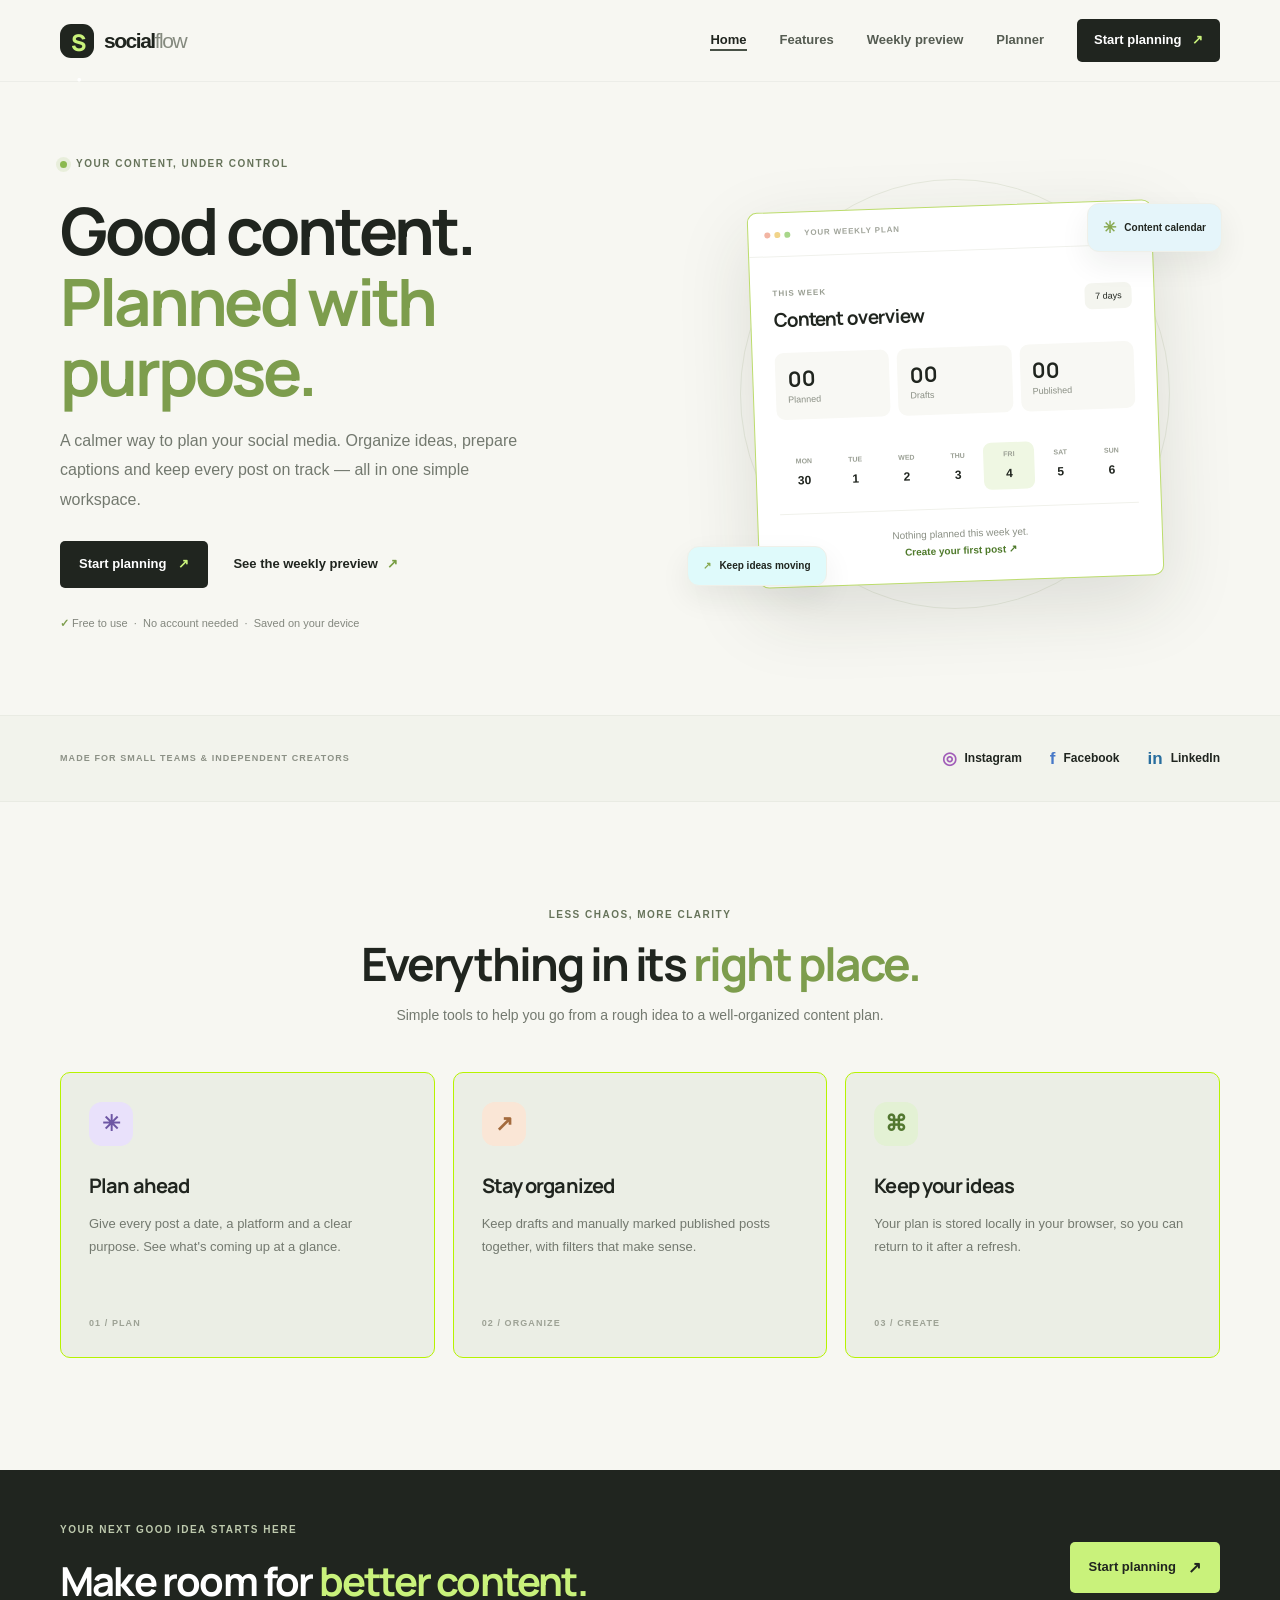
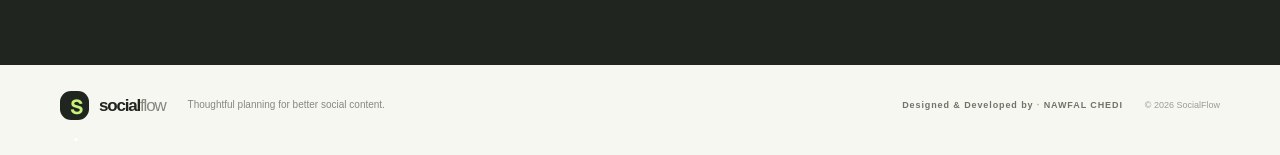
<file: index.html>
<!DOCTYPE html>
<html lang="en">
<head>
  <meta charset="UTF-8" />
  <meta name="viewport" content="width=device-width, initial-scale=1.0" />
  <meta name="theme-color" content="#f7f7f2" />
  <meta name="description" content="Plan, organize and manage your social media content in one simple workspace." />
  <title>SocialFlow — Social Media Content Planner</title>
  <link rel="preconnect" href="https://fonts.googleapis.com" />
  <link rel="preconnect" href="https://fonts.gstatic.com" crossorigin />
  <link href="https://fonts.googleapis.com/css2?family=DM+Sans:wght@400;500;600;700&family=Manrope:wght@400;500;600;700;800&display=swap" rel="stylesheet" />
  <link rel="stylesheet" href="pibluc/css/styles.css" />
  <script src="pibluc/js/common.js" defer></script>
  <script src="pibluc/js/home.js" defer></script>
</head>
<body>
  <header class="site-header">
    <a class="brand" href="index.html" aria-label="SocialFlow home">
      <span class="brand-mark">S<span>·</span></span>
      <span>social<span class="brand-light">flow</span></span>
    </a>

    <button class="menu-toggle" id="menuToggle" aria-label="Open navigation" aria-expanded="false" aria-controls="navigation">
      <span></span><span></span><span></span>
    </button>

    <nav class="navigation" id="navigation" aria-label="Main">
      <a class="borderBelow" href="index.html" aria-current="page">Home</a>
      <a class="borderBelow" href="index.html#features">Features</a>
      <a class="borderBelow" href="weekly.html">Weekly preview</a>
      <a class="borderBelow" href="planner.html">Planner</a>
      <a class="nav-cta" href="planner.html">Start planning <span>↗</span></a>
    </nav>
  </header>

  <main>
    <section class="hero section-shell" id="home">
      <div class="hero-copy">
        <div class="eyebrow"><span class="live-dot"></span> YOUR CONTENT, UNDER CONTROL</div>
        <h1>Good content.<br /> <span>Planned with purpose.</span></h1>
        <p class="hero-description">
          A calmer way to plan your social media. Organize ideas, prepare captions
          and keep every post on track — all in one simple workspace.
        </p>
        <div class="hero-actions">
          <a class="button button-primary" href="planner.html">Start planning <span>↗</span></a>
          <a class="text-link" href="weekly.html">See the weekly preview <span>↗</span></a>
        </div>
        <div class="hero-note"><span>✓</span> Free to use &nbsp;·&nbsp; No account needed &nbsp;·&nbsp; Saved on your device</div>
      </div>

      <div class="hero-visual" aria-label="Your current week at a glance">
        <div class="visual-orbit orbit-one"></div>
        <div class="visual-orbit orbit-two"></div>
        <div class="floating-tag tag-top"><span class="tag-icon">✳</span> Content calendar</div>

        <div class="preview-window">
          <div class="window-top">
            <div class="window-dots"><i></i><i></i><i></i></div>
            <span>YOUR WEEKLY PLAN</span>
            <span class="window-menu">•••</span>
          </div>
          <div class="window-content">
            <div class="mini-heading">
              <div><small>THIS WEEK</small><h3>Content overview</h3></div>
              <span class="week-chip">7 days</span>
            </div>
            <div class="mini-stats">
              <div><strong id="heroPlanned">00</strong><small>Planned</small></div>
              <div><strong id="heroDrafts">00</strong><small>Drafts</small></div>
              <div><strong id="heroPublished">00</strong><small>Published</small></div>
            </div>
            <div class="mini-calendar" id="heroCalendar" aria-label="Days of this week"></div>
            <div id="heroPosts"></div>
          </div>
        </div>
        <div class="floating-tag tag-bottom"><span>↗</span> Keep ideas moving</div>
      </div>
    </section>

    <section class="trust-strip">
      <div class="section-shell trust-inner">
        <span>MADE FOR SMALL TEAMS & INDEPENDENT CREATORS</span>
        <div class="platform-logos">
          <span><b class="instagram-symbol">◎</b> Instagram</span>
          <span><b class="facebook-symbol">f</b> Facebook</span>
          <span><b class="linkedin-symbol">in</b> LinkedIn</span>
        </div>
      </div>
    </section>

    <section class="features section-shell" id="features">
      <div class="section-heading">
        <div class="eyebrow">LESS CHAOS, MORE CLARITY</div>
        <h2>Everything in its <span>right place.</span></h2>
        <p>Simple tools to help you go from a rough idea to a well-organized content plan.</p>
      </div>
      <div class="feature-grid">
        <article class="feature-card">
          <div class="feature-icon icon-lilac">✳</div>
          <h3>Plan ahead</h3>
          <p>Give every post a date, a platform and a clear purpose. See what's coming up at a glance.</p>
          <span class="feature-number">01 / PLAN</span>
        </article>
        <article class="feature-card">
          <div class="feature-icon icon-peach">↗</div>
          <h3>Stay organized</h3>
          <p>Keep drafts and manually marked published posts together, with filters that make sense.</p>
          <span class="feature-number">02 / ORGANIZE</span>
        </article>
        <article class="feature-card">
          <div class="feature-icon icon-mint">⌘</div>
          <h3>Keep your ideas</h3>
          <p>Your plan is stored locally in your browser, so you can return to it after a refresh.</p>
          <span class="feature-number">03 / CREATE</span>
        </article>
      </div>
    </section>

    <section class="closing-cta">
      <div class="section-shell closing-inner">
        <div><div class="eyebrow">YOUR NEXT GOOD IDEA STARTS HERE</div><h2>Make room for <span>better content.</span></h2></div>
        <a href="planner.html" class="button button-light">Start planning <span>↗</span></a>
      </div>
    </section>
  </main>

  <footer class="site-footer">
    <div class="section-shell footer-inner">
      <a class="brand footer-brand" href="index.html"><span class="brand-mark">S<span>·</span></span><span>social<span class="brand-light">flow</span></span></a>
      <p>Thoughtful planning for better social content.</p>
      <span class="footer-credit">Designed & Developed by <span>·</span> NAWFAL CHEDI</span>
      <span class="copyright">© <span id="currentYear"></span> SocialFlow</span>
    </div>
  </footer>

  <div class="toast" id="toast" role="status" aria-live="polite"></div>
</body>
</html>
</file>
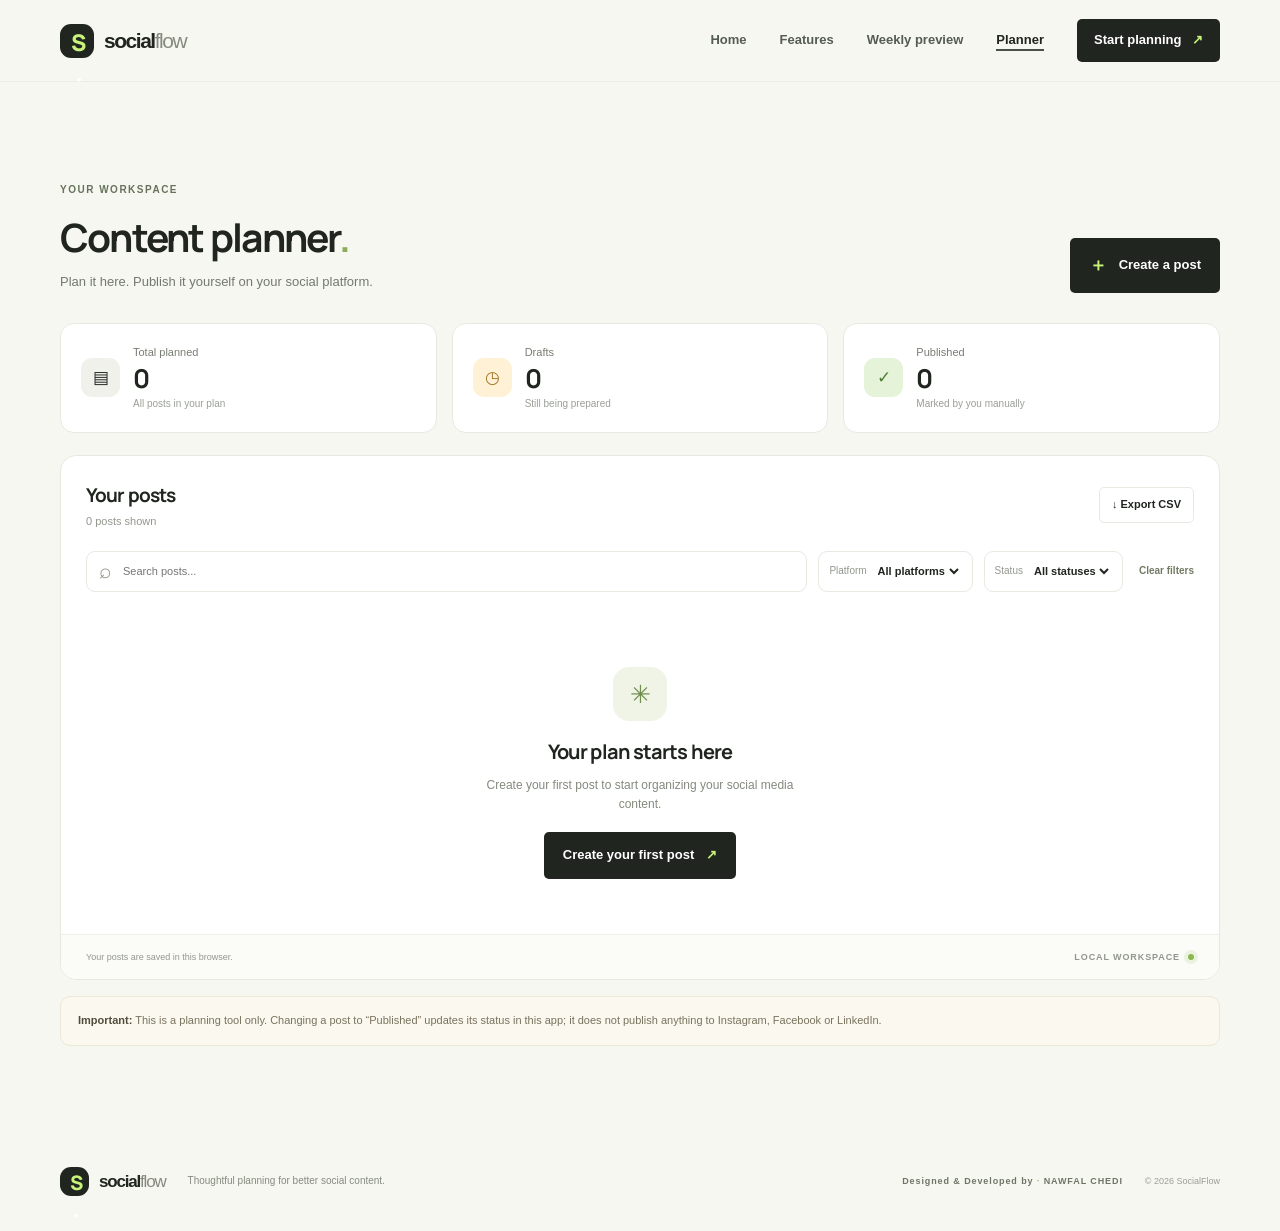
<file: planner.html>
<!DOCTYPE html>
<html lang="en">
<head>
  <meta charset="UTF-8" />
  <meta name="viewport" content="width=device-width, initial-scale=1.0" />
  <meta name="theme-color" content="#f7f7f2" />
  <meta name="description" content="Create, edit and organize your social media posts in your content planner." />
  <title>Content planner — SocialFlow</title>
  <link rel="preconnect" href="https://fonts.googleapis.com" />
  <link rel="preconnect" href="https://fonts.gstatic.com" crossorigin />
  <link href="https://fonts.googleapis.com/css2?family=DM+Sans:wght@400;500;600;700&family=Manrope:wght@400;500;600;700;800&display=swap" rel="stylesheet" />
  <link rel="stylesheet" href="pibluc/css/styles.css" />
  <script src="pibluc/js/common.js" defer></script>
  <script src="pibluc/js/post-dialog.js" defer></script>
  <script src="pibluc/js/planner.js" defer></script>
</head>
<body>
  <header class="site-header">
    <a class="brand" href="index.html" aria-label="SocialFlow home">
      <span class="brand-mark">S<span>·</span></span>
      <span>social<span class="brand-light">flow</span></span>
    </a>

    <button class="menu-toggle" id="menuToggle" aria-label="Open navigation" aria-expanded="false" aria-controls="navigation">
      <span></span><span></span><span></span>
    </button>

    <nav class="navigation" id="navigation" aria-label="Main">
      <a class="borderBelow" href="index.html">Home</a>
      <a class="borderBelow" href="index.html#features">Features</a>
      <a class="borderBelow" href="weekly.html">Weekly preview</a>
      <a class="borderBelow" href="planner.html" aria-current="page">Planner</a>
      <a class="nav-cta" href="planner.html">Start planning <span>↗</span></a>
    </nav>
  </header>

  <main>
    <section class="planner-section section-shell" id="planner">
      <div class="planner-heading">
        <div>
          <div class="eyebrow">YOUR WORKSPACE</div>
          <h2>Content planner<span class="heading-period">.</span></h2>
          <p>Plan it here. Publish it yourself on your social platform.</p>
        </div>
        <button class="button button-primary" id="addPostBtn"><span class="plus">＋</span> Create a post</button>
      </div>

      <div class="stats-grid">
        <article class="stat-card"><span class="stat-icon stat-dark">▤</span><div><span>Total planned</span><strong id="totalCount">0</strong></div><small>All posts in your plan</small></article>
        <article class="stat-card"><span class="stat-icon stat-yellow">◷</span><div><span>Drafts</span><strong id="draftCount">0</strong></div><small>Still being prepared</small></article>
        <article class="stat-card"><span class="stat-icon stat-green">✓</span><div><span>Published</span><strong id="publishedCount">0</strong></div><small>Marked by you manually</small></article>
      </div>

      <div class="planner-panel">
        <div class="panel-top">
          <div><h3>Your posts</h3><p id="resultsLabel">Manage your planned content</p></div>
          <button class="button button-outline button-small" id="exportBtn">↓ Export CSV</button>
        </div>

        <div class="filters">
          <label class="search-box"><span>⌕</span><input type="search" id="searchInput" placeholder="Search posts..." aria-label="Search posts" /></label>
          <label class="filter-control"><span>Platform</span><select id="platformFilter"><option value="all">All platforms</option><option value="Instagram">Instagram</option><option value="Facebook">Facebook</option><option value="LinkedIn">LinkedIn</option></select></label>
          <label class="filter-control"><span>Status</span><select id="statusFilter"><option value="all">All statuses</option><option value="Draft">Draft</option><option value="Published">Published</option></select></label>
          <button class="clear-filters" id="clearFiltersBtn">Clear filters</button>
        </div>

        <div class="post-list" id="postList" aria-live="polite"></div>
        <div class="panel-bottom"><span id="storageMessage">Your posts are saved in this browser.</span><span>LOCAL WORKSPACE <i class="live-dot"></i></span></div>
      </div>

      <p class="disclaimer"><strong>Important:</strong> This is a planning tool only. Changing a post to “Published” updates its status in this app; it does not publish anything to Instagram, Facebook or LinkedIn.</p>
    </section>
  </main>

  <footer class="site-footer">
    <div class="section-shell footer-inner">
      <a class="brand footer-brand" href="index.html"><span class="brand-mark">S<span>·</span></span><span>social<span class="brand-light">flow</span></span></a>
      <p>Thoughtful planning for better social content.</p>
      <span class="footer-credit">Designed & Developed by <span>·</span> NAWFAL CHEDI</span>
      <span class="copyright">© <span id="currentYear"></span> SocialFlow</span>
    </div>
  </footer>

  <div class="toast" id="toast" role="status" aria-live="polite"></div>

  <dialog class="post-dialog" id="postDialog" aria-labelledby="dialogTitle">
    <form id="postForm" novalidate>
      <div class="dialog-header">
        <div><div class="eyebrow">CONTENT WORKSPACE</div><h2 id="dialogTitle">Create a post</h2></div>
        <button type="button" class="dialog-close" id="closeDialogBtn" aria-label="Close dialog">×</button>
      </div>
      <p class="dialog-intro">Add the details below to keep your content plan up to date.</p>
      <input type="hidden" id="postId" />
      <div class="form-field">
        <label for="postTitle">Post title <span>*</span></label>
        <input id="postTitle" name="title" type="text" maxlength="100" placeholder="e.g. Behind the scenes" required />
        <small class="field-error" id="titleError"></small>
      </div>
      <div class="form-row">
        <div class="form-field">
          <label for="postPlatform">Platform <span>*</span></label>
          <select id="postPlatform" name="platform" required>
            <option value="">Choose a platform</option><option>Instagram</option><option>Facebook</option><option>LinkedIn</option>
          </select>
          <small class="field-error" id="platformError"></small>
        </div>
        <div class="form-field">
          <label for="postDate">Publication date <span>*</span></label>
          <input id="postDate" name="date" type="date" required />
          <small class="field-hint" id="dateHint">Today or a future date.</small>
          <small class="field-error" id="dateError"></small>
        </div>
      </div>
      <div class="form-field">
        <label for="postCaption">Caption <span class="optional-label">Optional</span></label>
        <textarea id="postCaption" name="caption" rows="5" maxlength="5000" placeholder="Write your caption or content idea here..."></textarea>
        <div class="caption-meta"><small>Draft your message here. Nothing is published automatically.</small><span id="captionCount">0 / 5000</span></div>
      </div>
      <div class="form-field">
        <label for="postStatus">Status</label>
        <select id="postStatus" name="status"><option value="Draft">Draft</option><option value="Published">Published</option></select>
        <small class="field-hint">Status is managed manually in this planner.</small>
      </div>
      <div class="form-error-summary" id="formErrorSummary" role="alert"></div>
      <div class="dialog-actions">
        <button type="button" class="button button-outline" id="cancelDialogBtn">Cancel</button>
        <button type="submit" class="button button-primary" id="savePostBtn">Save post <span>↗</span></button>
      </div>
    </form>
  </dialog>
</body>
</html>
</file>
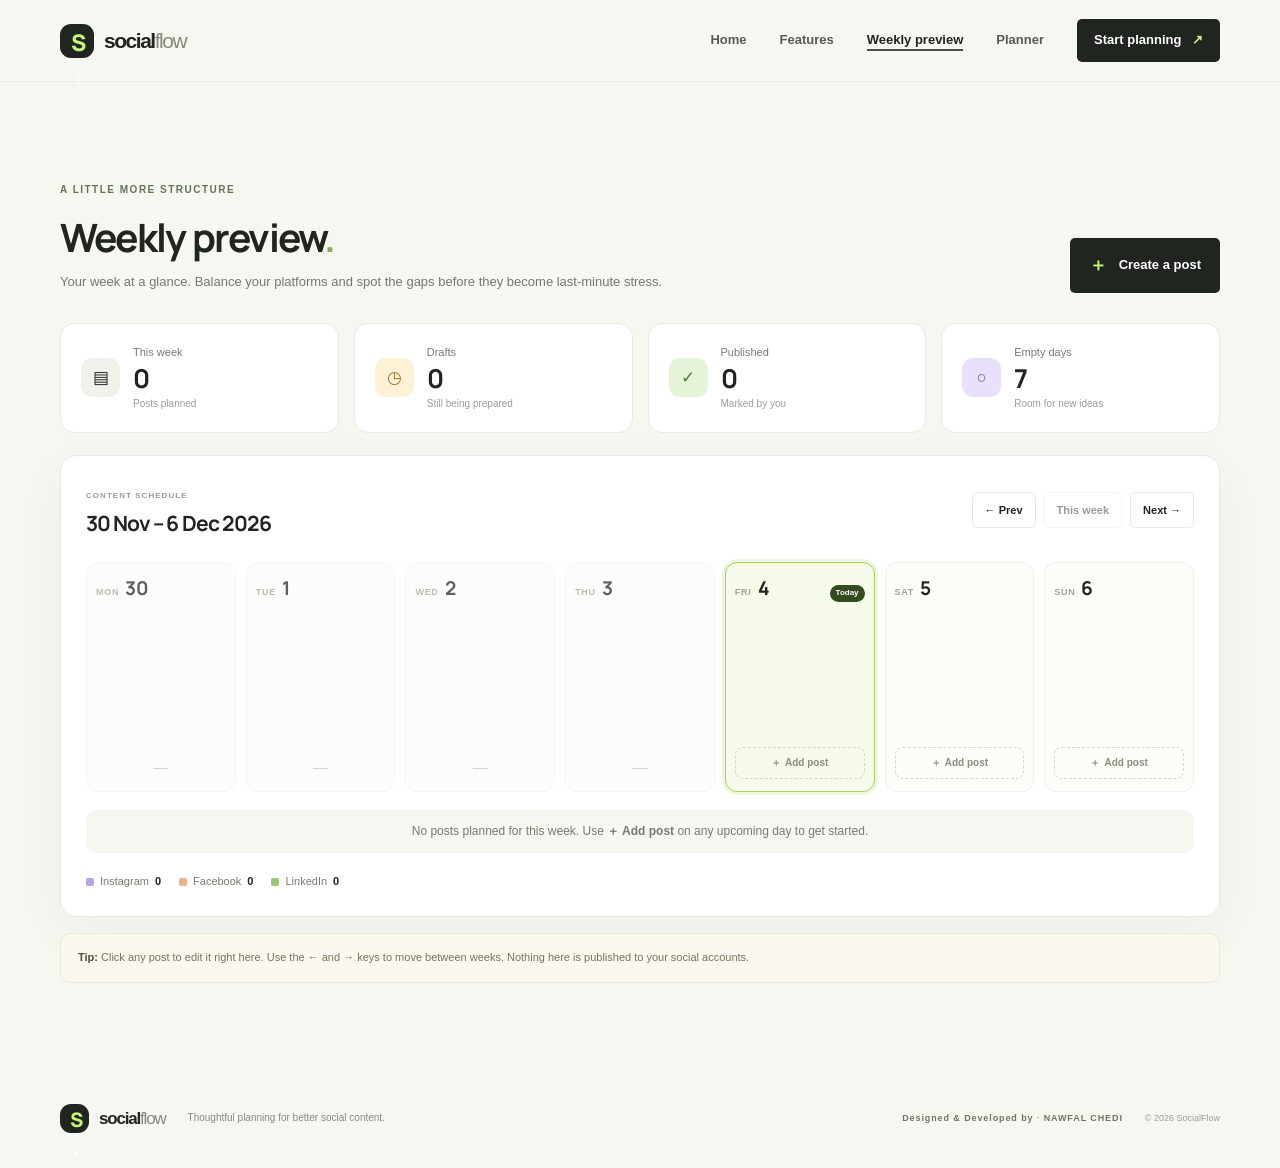
<file: weekly.html>
<!DOCTYPE html>
<html lang="en">
<head>
  <meta charset="UTF-8" />
  <meta name="viewport" content="width=device-width, initial-scale=1.0" />
  <meta name="theme-color" content="#f7f7f2" />
  <meta name="description" content="See your planned social media posts laid out across the week." />
  <title>Weekly preview — SocialFlow</title>
  <link rel="preconnect" href="https://fonts.googleapis.com" />
  <link rel="preconnect" href="https://fonts.gstatic.com" crossorigin />
  <link href="https://fonts.googleapis.com/css2?family=DM+Sans:wght@400;500;600;700&family=Manrope:wght@400;500;600;700;800&display=swap" rel="stylesheet" />
  <link rel="stylesheet" href="pibluc/css/styles.css" />
  <script src="pibluc/js/common.js" defer></script>
  <script src="pibluc/js/post-dialog.js" defer></script>
  <script src="pibluc/js/weekly.js" defer></script>
</head>
<body>
  <header class="site-header">
    <a class="brand" href="index.html" aria-label="SocialFlow home">
      <span class="brand-mark">S<span>·</span></span>
      <span>social<span class="brand-light">flow</span></span>
    </a>

    <button class="menu-toggle" id="menuToggle" aria-label="Open navigation" aria-expanded="false" aria-controls="navigation">
      <span></span><span></span><span></span>
    </button>

    <nav class="navigation" id="navigation" aria-label="Main">
      <a class="borderBelow" href="index.html">Home</a>
      <a class="borderBelow" href="index.html#features">Features</a>
      <a class="borderBelow" href="weekly.html" aria-current="page">Weekly preview</a>
      <a class="borderBelow" href="planner.html">Planner</a>
      <a class="nav-cta" href="planner.html">Start planning <span>↗</span></a>
    </nav>
  </header>

  <main>
    <section class="weekly-page section-shell" id="weekly">
      <div class="planner-heading">
        <div>
          <div class="eyebrow">A LITTLE MORE STRUCTURE</div>
          <h2>Weekly preview<span class="heading-period">.</span></h2>
          <p>Your week at a glance. Balance your platforms and spot the gaps before they become last-minute stress.</p>
        </div>
        <button class="button button-primary" id="addPostBtn" type="button"><span class="plus">＋</span> Create a post</button>
      </div>

      <div class="stats-grid stats-grid-4">
        <article class="stat-card"><span class="stat-icon stat-dark">▤</span><div><span>This week</span><strong id="weekTotal">0</strong></div><small>Posts planned</small></article>
        <article class="stat-card"><span class="stat-icon stat-yellow">◷</span><div><span>Drafts</span><strong id="weekDrafts">0</strong></div><small>Still being prepared</small></article>
        <article class="stat-card"><span class="stat-icon stat-green">✓</span><div><span>Published</span><strong id="weekPublished">0</strong></div><small>Marked by you</small></article>
        <article class="stat-card"><span class="stat-icon stat-lilac">○</span><div><span>Empty days</span><strong id="weekEmptyDays">0</strong></div><small>Room for new ideas</small></article>
      </div>

      <div class="weekly-board weekly-board-full">
        <div class="week-toolbar">
          <div>
            <small>CONTENT SCHEDULE</small>
            <h3 id="weekRange">—</h3>
          </div>
          <div class="week-nav">
            <button class="button button-outline button-small" id="prevWeekBtn" aria-label="Previous week">← Prev</button>
            <button class="button button-outline button-small" id="thisWeekBtn">This week</button>
            <button class="button button-outline button-small" id="nextWeekBtn" aria-label="Next week">Next →</button>
          </div>
        </div>

        <div class="week-grid week-grid-7" id="weekGrid" aria-live="polite"></div>

        <p class="week-empty-note" id="weekEmptyNote" hidden>No posts planned for this week. Use <b>＋ Add post</b> on any upcoming day to get started.</p>

        <div class="board-footer" id="weekLegend"></div>
      </div>

      <p class="disclaimer"><strong>Tip:</strong> Click any post to edit it right here. Use the ← and → keys to move between weeks. Nothing here is published to your social accounts.</p>
    </section>
  </main>

  <footer class="site-footer">
    <div class="section-shell footer-inner">
      <a class="brand footer-brand" href="index.html"><span class="brand-mark">S<span>·</span></span><span>social<span class="brand-light">flow</span></span></a>
      <p>Thoughtful planning for better social content.</p>
      <span class="footer-credit">Designed & Developed by <span>·</span> NAWFAL CHEDI</span>
      <span class="copyright">© <span id="currentYear"></span> SocialFlow</span>
    </div>
  </footer>

  <div class="toast" id="toast" role="status" aria-live="polite"></div>

  <dialog class="post-dialog" id="postDialog" aria-labelledby="dialogTitle">
    <form id="postForm" novalidate>
      <div class="dialog-header">
        <div><div class="eyebrow">CONTENT WORKSPACE</div><h2 id="dialogTitle">Create a post</h2></div>
        <button type="button" class="dialog-close" id="closeDialogBtn" aria-label="Close dialog">×</button>
      </div>
      <p class="dialog-intro">Add the details below to keep your content plan up to date.</p>
      <input type="hidden" id="postId" />
      <div class="form-field">
        <label for="postTitle">Post title <span>*</span></label>
        <input id="postTitle" name="title" type="text" maxlength="100" placeholder="e.g. Behind the scenes" required />
        <small class="field-error" id="titleError"></small>
      </div>
      <div class="form-row">
        <div class="form-field">
          <label for="postPlatform">Platform <span>*</span></label>
          <select id="postPlatform" name="platform" required>
            <option value="">Choose a platform</option><option>Instagram</option><option>Facebook</option><option>LinkedIn</option>
          </select>
          <small class="field-error" id="platformError"></small>
        </div>
        <div class="form-field">
          <label for="postDate">Publication date <span>*</span></label>
          <input id="postDate" name="date" type="date" required />
          <small class="field-hint" id="dateHint">Today or a future date.</small>
          <small class="field-error" id="dateError"></small>
        </div>
      </div>
      <div class="form-field">
        <label for="postCaption">Caption <span class="optional-label">Optional</span></label>
        <textarea id="postCaption" name="caption" rows="5" maxlength="5000" placeholder="Write your caption or content idea here..."></textarea>
        <div class="caption-meta"><small>Draft your message here. Nothing is published automatically.</small><span id="captionCount">0 / 5000</span></div>
      </div>
      <div class="form-field">
        <label for="postStatus">Status</label>
        <select id="postStatus" name="status"><option value="Draft">Draft</option><option value="Published">Published</option></select>
        <small class="field-hint">Status is managed manually in this planner.</small>
      </div>
      <div class="form-error-summary" id="formErrorSummary" role="alert"></div>
      <div class="dialog-actions">
        <button type="button" class="button button-outline" id="cancelDialogBtn">Cancel</button>
        <button type="submit" class="button button-primary" id="savePostBtn">Save post <span>↗</span></button>
      </div>
    </form>
  </dialog>
</body>
</html>
</file>
<file: pibluc/css/styles.css>
:root {
  --bg: #f7f7f2;
  --surface: #ffffff;
  --ink: #20251f;
  --muted: #73796f;
  --line: #e8e9e1;
  --green: #c9f27b;
  --green-dark: #344b20;
  --purple: #e9e1fb;
  --orange: #fae6d6;
  --radius: 20px;
  --shadow: 0 18px 55px rgba(32, 37, 31, .08);
}

* { box-sizing: border-box; }
html { scroll-behavior: smooth; scroll-padding-top: 90px; }
body {
  margin: 0;
  background: var(--bg);
  color: var(--ink);
  font-family: 'Lucida Sans', 'Lucida Sans Regular', 'Lucida Grande', 'Lucida Sans Unicode', Geneva, Verdana, sans-serif;
  /* font-family: "DM Sans", sans-serif; */
  font-size: 15px;
  line-height: 1.6;
}
button, input, select, textarea { font: inherit; }
button, a, select { -webkit-tap-highlight-color: transparent; }
button { cursor: pointer; }
a { color: inherit; text-decoration: none; }
button:focus-visible, a:focus-visible, input:focus-visible,
select:focus-visible, textarea:focus-visible {
  outline: 3px solid #92bb56;
  outline-offset: 3px;
}
h1, h2, h3, p { margin-top: 0; }
h1, h2, h3 { font-family: "Manrope", sans-serif; letter-spacing: -0.045em; }
.section-shell { width: min(1160px, calc(100% - 48px)); margin-inline: auto;  }

.site-header {
  height: 82px; padding: 0 max(24px, calc((100% - 1160px) / 2));
  display: flex; align-items: center; justify-content: space-between;
  background: rgba(247,247,242,.94); border-bottom: 1px solid rgba(72, 81, 70, 0.06);
  position: sticky; top: 0; z-index: 20; backdrop-filter: blur(16px);
}
.site-header a {
  position: relative;
  text-decoration: none;

 
}


.site-header a::after {
  content: '';
  position: absolute;
  width: 100%;
  height: 2px; 
  bottom: 0;
  left: 0;
  background-color: #485146; 
  
  transform: scaleX(0);
  transform-origin: left center;
  
  transition: transform 0.3s ease-in-out;
}

.site-header a:hover::after {
  transform: scaleX(1);
}
.brand { display: inline-flex; align-items: center; gap: 10px; font-size: 21px; font-weight: 800; letter-spacing: -.07em; }
.brand-mark {
  display: grid; place-items: center; width: 34px; height: 34px;
  border-radius: 11px; background: var(--ink); color: var(--green);
  font-family: "Manrope", sans-serif; font-size: 23px; letter-spacing: -3px;
}
.brand-mark span { color: white; }
.brand-light { color: #858a7f; font-weight: 500; }
.navigation { display: flex; align-items: center; gap: 33px; font-size: 13px; font-weight: 600; }
.navigation > a:not(.nav-cta) { color: #555c52; transition: color .2s; }
.navigation > a:hover {transform: translateY(-2px); color: lightcoral;}
.borderBelow:after {
  content: '';
  position: absolute;
  width: 100%;
  height: 2px; 
  bottom: 0;
  left: 0;
  background-color: #689edd; 
  
  transform: scaleX(0);
  transform-origin: bottom left;

  transition: transform 0.3s ease-in-out;
}
.borderBelow:hover::after {
  transform: scaleX(1);
}
.nav-cta { padding: 11px 17px; background: var(--ink); color: white; border-radius: 5px; }
.nav-cta span { color: var(--green); margin-left: 7px; }
.menu-toggle { display: none; }

.hero { min-height: 610px; display: grid; grid-template-columns: 1.05fr .95fr; gap: 45px; align-items: center; padding-block: 74px 82px; }
.eyebrow { display: flex; align-items: center; gap: 9px; color: #66735a; font-size: 10px; font-weight: 800; letter-spacing: .15em; }
.live-dot { display: inline-block; width: 7px; height: 7px; border-radius: 50%; background: #8bb94e; box-shadow: 0 0 0 4px rgba(139,185,78,.14); }
.hero h1 { margin: 23px 0 19px; font-size: clamp(42px, 5.1vw, 67px); line-height: 1.08; font-weight: 700; }
.hero h1 span, .section-heading h2 span, .closing-inner h2 span { color: #7d9d4d; }
.hero-description { max-width: 490px; margin-bottom: 27px; color: var(--muted); font-size: 16px; line-height: 1.85; }
.hero-actions { display: flex; align-items: center; gap: 25px; flex-wrap: wrap; }
.button { min-height: 46px; display: inline-flex; justify-content: center; align-items: center; gap: 12px; padding: 12px 18px; border: 1px solid transparent; border-radius: 5px; font-weight: 700; font-size: 13px; transition: transform .2s, background .2s; }
.button:hover { transform: translateY(-2px); color: lightgreen; box-shadow: 0px 10px 50px rgb(86, 120, 76);}
.button-primary { background: var(--ink); color: white; }
.button-primary span { color: var(--green); }
.button-outline { border-color: var(--line); background: white; color: var(--ink); }
.button-small { min-height: 36px; padding: 8px 12px; font-size: 11px; }
.text-link { font-size: 13px; font-weight: 700; }
.text-link span { margin-left: 5px; color: #779d42; }
.hero-note { margin-top: 27px; color: #83877e; font-size: 11px; }
.hero-note span { color: #7d9d4d; font-weight: 800; }

.hero-visual { min-height: 445px; position: relative; display: grid; place-items: center; isolation: isolate; border-radius: 12px; }
.visual-orbit { position: absolute; border: 1px solid #e6e9dd; border-radius: 50%; z-index: -1; }
.orbit-one { width: 430px; height: 430px; }
.orbit-two { width: 350px; height: 350px; }
.preview-window { width: min(100%, 405px); background: white; border: 1px solid #bcdc6c; border-radius: 10px; box-shadow: 0 25px 75px rgba(39,45,33,.13); overflow: hidden; transform: rotate(-2deg); }
.window-top { height: 44px; padding: 0 16px; display: flex; align-items: center; gap: 14px; border-bottom: 1px solid #f0f1ec; color: #a0a49a; font-size: 8px; font-weight: 800; letter-spacing: .1em; }
.window-dots { display: flex; gap: 4px; }
.window-dots i { width: 6px; height: 6px; border-radius: 50%; background: #dfe2d8; }
.window-dots i:first-child { background: #f2b5a3; }
.window-dots i:nth-child(2) { background: #f1d48a; }
.window-dots i:nth-child(3) { background: #a8d68a; }
.window-menu { margin-left: auto; letter-spacing: 2px; }
.window-content { padding: 22px; }
.mini-heading { display: flex; align-items: center; justify-content: space-between; }
.mini-heading small { font-size: 8px; letter-spacing: .13em; color: #999e92; font-weight: 800; }
.mini-heading h3 { margin: 2px 0 0; font-size: 19px; }
.week-chip { background: #f4f5ef; padding: 6px 10px; border-radius: 7px; font-size: 9px; }
.mini-stats { display: grid; grid-template-columns: repeat(3,1fr); gap: 8px; margin: 18px 0; }
.mini-stats div { padding: 12px; background: #f8f8f4; border-radius: 9px; }
.mini-stats strong, .mini-stats small { display: block; }
.mini-stats strong { font: 700 21px "Manrope",sans-serif; }
.mini-stats small { color: #8a8f84; font-size: 9px; }
.mini-calendar { display: grid; grid-template-columns: repeat(7,1fr); padding: 12px 0 17px; border-bottom: 1px solid #f0f1eb; }
.day { display: grid; justify-items: center; gap: 5px; padding: 6px 0; border-radius: 8px; }
.day small { font-size: 7px; color: #9a9f94; font-weight: 700; }
.day b { font-size: 12px; }
.active-day { background: #eff7e3; }
.day-dot { width: 4px; height: 4px; border-radius: 50%; background: #b5d67b; }
.dot-green { background: #729f40; }
.mini-post { display: flex; align-items: center; gap: 10px; padding-top: 15px; }
.mini-post-icon { display: grid; place-items: center; width: 32px; height: 32px; border-radius: 9px; font-size: 17px; font-weight: 700; }
.instagram-icon { background: #f3e6fa; color: #9856b5; }
.linkedin-icon { background: #dfeefa; color: #286d9e; font-size: 12px; }
.mini-post-copy { min-width: 0; flex: 1; }
.mini-post-copy strong, .mini-post-copy small { display: block; }
.mini-post-copy strong { font-size: 10px; }
.mini-post-copy small { color: #93988d; font-size: 8px; }
.status-pill { display: inline-flex; align-items: center; border-radius: 20px; padding: 5px 8px; font-size: 8px; font-weight: 700; white-space: nowrap; }
.status-draft { background: #fff0cf; color: #936821; }
.status-published { background: #e4f4d8; color: #47732b; }
.floating-tag { position: absolute; display: flex; align-items: center; gap: 8px; padding: 11px 15px; border: 1px solid #eff0e9; border-radius: 12px; background: rgb(223, 250, 251); box-shadow: 0 12px 30px #20251f12; font-size: 10px; font-weight: 700; }
.tag-top { top: 31px; right: -2px; z-index: 1999; background-color: rgb(229, 245, 250);}
.tag-bottom { bottom: 31px; left: -3px; }
.tag-icon { color: #87a84f; font-size: 16px; }
.tag-bottom span { color: #87a84f; }

.trust-strip { border-block: 1px solid #e9ebe3; background: #f2f3ec; }
.trust-inner { display: flex; justify-content: space-between; align-items: center; gap: 25px; min-height: 85px; }
.trust-inner > span { color: #8c9186; font-size: 9px; font-weight: 800; letter-spacing: .12em; }
.platform-logos { display: flex; gap: 28px; flex-wrap: wrap; }
.platform-logos span { display: flex; align-items: center; gap: 8px; font-size: 12px; font-weight: 700; }
.platform-logos b { font-size: 17px; }
.instagram-symbol { color: #a15db8; }
.facebook-symbol { color: #4778c8; }
.linkedin-symbol { color: #286d9e; }

.features { padding-block: 105px 112px; }
.section-heading { max-width: 620px; margin: 0 auto 45px; text-align: center; }
.section-heading .eyebrow { justify-content: center; }
.section-heading h2 { margin: 14px 0; font-size: clamp(34px,4vw,46px); line-height: 1.17; }
.section-heading p { color: var(--muted); font-size: 14px; }
.feature-grid { display: grid; grid-template-columns: repeat(3,1fr); gap: 18px; }
.feature-card { padding: 29px 28px 24px; border: 1px solid #b6f300; border-radius: 10px; background: rgb(235, 238, 229); transition: transform .2s, box-shadow .2s; }
.feature-card:hover {background-color: rgb(240, 243, 243); transform: translateY(-4px); box-shadow: var(--shadow); }
.feature-icon { display: grid; place-items: center; width: 44px; height: 44px; margin-bottom: 24px; border-radius: 13px; font-size: 22px; font-weight: 700; }
.icon-lilac { background: var(--purple); color: #6d56a4; }
.icon-peach { background: var(--orange); color: #a46b3e; }
.icon-mint { background: #e3f1d4; color: #537831; }
.feature-card h3 { margin-bottom: 10px; font-size: 20px; }
.feature-card p { min-height: 72px; margin-bottom: 25px; color: var(--muted); font-size: 13px; line-height: 1.8; }
.feature-number { color: #9da295; font-size: 9px; font-weight: 800; letter-spacing: .12em; }


.planner-section { padding-block: 100px 95px; }
.planner-heading { display: flex; justify-content: space-between; align-items: end; gap: 20px; margin-bottom: 30px; }
.planner-heading h2 { margin: 8px 0 4px; font-size: 39px; }
.heading-period { color: #8bac5a; }
.planner-heading p { margin-bottom: 0; color: var(--muted); font-size: 13px; }
.plus { font-size: 18px; }
.stats-grid { display: grid; grid-template-columns: repeat(3,1fr); gap: 15px; margin-bottom: 22px; }
.stat-card { display: grid; grid-template-columns: auto 1fr; column-gap: 13px; align-items: center; padding: 20px; border: 1px solid var(--line); border-radius: 14px; background: white; }
.stat-icon { display: grid; place-items: center; width: 39px; height: 39px; grid-row: span 2; border-radius: 11px; font-size: 17px; }
.stat-dark { background: #f0f1eb; }
.stat-yellow { background: #fff1d5; color: #a27729; }
.stat-green { background: #e5f3d9; color: #527d34; }
.stat-card div > span { display: block; color: #777d72; font-size: 11px; }
.stat-card div > strong { display: block; font: 700 26px "Manrope",sans-serif; line-height: 1.3; }
.stat-card > small { grid-column: 2; color: #9b9f95; font-size: 10px; }

.planner-panel { border: 1px solid #e7e9e1; border-radius: 16px; background: white; overflow: hidden; }
.panel-top { display: flex; align-items: center; justify-content: space-between; gap: 15px; padding: 24px 25px 20px; }
.panel-top h3 { margin-bottom: 3px; font-size: 19px; }
.panel-top p { margin-bottom: 0; color: #92978c; font-size: 11px; }
.filters { display: flex; align-items: center; gap: 11px; padding: 0 25px 20px; flex-wrap: wrap; }
.search-box { display: flex; align-items: center; gap: 9px; flex: 1 1 190px; min-width: 150px; padding: 0 12px; border: 1px solid var(--line); border-radius: 9px; }
.search-box > span { color: #8e9588; font-size: 21px; }
.search-box input { width: 100%; min-width: 0; height: 39px; border: 0; outline: none; background: transparent; font-size: 11px; }
.search-box input:focus-visible { outline: none; }
.filter-control { display: flex; align-items: center; gap: 7px; padding: 0 10px; min-height: 41px; border: 1px solid var(--line); border-radius: 9px; }
.filter-control > span { color: #92978c; font-size: 10px; white-space: nowrap; }
.filter-control select { max-width: 125px; border: 0; background: transparent; color: var(--ink); font-size: 11px; font-weight: 700; outline-offset: 0; }
.clear-filters { padding: 8px 0 8px 5px; border: 0; background: transparent; color: #717a63; font-size: 10px; font-weight: 700; }
.post-list { padding: 0 25px; }
.post-card { display: grid; grid-template-columns: minmax(0,1fr) auto; gap: 14px; padding: 20px 0; border-top: 1px solid #f0f1ec; }
.post-main { min-width: 0; }
.post-topline { display: flex; align-items: center; gap: 8px; flex-wrap: wrap; margin-bottom: 7px; }
.platform-tag { padding: 4px 8px; border-radius: 6px; font-size: 9px; font-weight: 800; }
.platform-instagram { background: #f3e6fa; color: #8957a6; }
.platform-facebook { background: #e5edff; color: #4168a8; }
.platform-linkedin { background: #dfeefa; color: #286d9e; }
.post-date { color: #888e82; font-size: 10px; }
.post-card h4 { margin: 0 0 5px; font: 700 16px "Manrope",sans-serif; letter-spacing: -.025em; overflow-wrap: anywhere; }
.post-caption { margin: 0; color: #767c71; font-size: 12px; line-height: 1.8; overflow-wrap: anywhere; white-space: pre-wrap; }
.post-caption.is-empty { font-style: italic; color: #a0a497; }
.post-actions { display: flex; align-items: start; justify-content: end; gap: 6px; flex-wrap: wrap; }
.action-button { min-height: 31px; padding: 6px 9px; border: 1px solid #e8e9e2; border-radius: 7px; background: white; color: #51584d; font-size: 10px; font-weight: 700; }
.action-button:hover { background: #f5f6f0; }
.action-button.delete-action { color: #a14d45; }
.empty-state { padding: 55px 20px; text-align: center; }
.empty-icon { display: grid; place-items: center; width: 54px; height: 54px; margin: 0 auto 15px; border-radius: 16px; background: #eff4e6; color: #718e4d; font-size: 25px; }
.empty-state h3 { margin-bottom: 8px; font-size: 20px; }
.empty-state p { max-width: 330px; margin: 0 auto 18px; color: #848a7e; font-size: 12px; }
.panel-bottom { display: flex; justify-content: space-between; gap: 15px; padding: 15px 25px; border-top: 1px solid #eff0e9; background: #fbfbf8; color: #92978c; font-size: 9px; }
.panel-bottom > span:last-child { display: flex; align-items: center; gap: 8px; font-weight: 800; letter-spacing: .1em; }
.panel-bottom .live-dot { width: 6px; height: 6px; }
.disclaimer { margin: 16px 0 0; padding: 14px 17px; border: 1px solid #ece7d6; border-radius: 10px; background: #fbf8ef; color: #79725e; font-size: 11px; line-height: 1.8; }
.disclaimer strong { color: #514b3c; }

.closing-cta { padding-block: 52px; background: var(--ink); color: white; }
.closing-inner { display: flex; justify-content: space-between; align-items: center; gap: 25px; }
.closing-inner .eyebrow { color: #bdc9ad; }
.closing-inner h2 { margin: 11px 0 0; font-size: clamp(28px,4vw,40px); }
.closing-inner h2 span { color: var(--green); }
.button-light { flex-shrink: 0; background: var(--green); color: var(--ink); }
.button-light span { font-size: 16px; }
.site-footer { padding-block: 26px; }
.footer-inner { display: flex; align-items: center; gap: 22px; flex-wrap: wrap; }
.footer-brand { font-size: 17px; }
.footer-brand .brand-mark { width: 29px; height: 29px; font-size: 20px; }
.footer-inner > p { margin: 0; color: #858a7f; font-size: 10px; }
.footer-credit { margin-left: auto; color: #6e7566; font-size: 9px; font-weight: 800; letter-spacing: .1em; }
.footer-credit span { color: #9ab86a; }
.copyright { color: #999e93; font-size: 9px; }

.post-dialog { width: min(540px, calc(100% - 28px)); max-height: min(90vh, 850px); padding: 0; border: 1px solid #e7e9e1; border-radius: 18px; background: white; color: var(--ink); box-shadow: 0 30px 100px #111b1250; }
.post-dialog::backdrop { background: rgba(25,30,23,.48); backdrop-filter: blur(4px); }
.post-dialog form { padding: 27px; }
.dialog-header { display: flex; align-items: start; justify-content: space-between; gap: 15px; }
.dialog-header h2 { margin: 5px 0 0; font-size: 28px; }
.dialog-close { width: 34px; height: 34px; border: 1px solid var(--line); border-radius: 9px; background: white; font-size: 23px; line-height: 1; }
.dialog-intro { margin: 9px 0 23px; color: #858a7f; font-size: 12px; }
.form-field { min-width: 0; margin-bottom: 17px; }
.form-field > label { display: flex; align-items: center; gap: 5px; margin-bottom: 7px; font-size: 12px; font-weight: 700; }
.form-field > label > span:first-child { color: #b45e4f; }
.form-field > label .optional-label { margin-left: auto; color: #9a9f94; font-size: 10px; font-weight: 500; }
.form-field input, .form-field select, .form-field textarea { width: 100%; min-height: 43px; padding: 10px 12px; border: 1px solid #e2e5dc; border-radius: 9px; background: #fff; color: var(--ink); font-size: 12px; }
.form-field textarea { min-height: 115px; resize: vertical; line-height: 1.7; }
.form-field input[aria-invalid="true"], .form-field select[aria-invalid="true"] { border-color: #c76a5d; background: #fffafa; }
.form-row { display: grid; grid-template-columns: 1fr 1fr; gap: 13px; }
.field-error { display: block; min-height: 0; margin-top: 4px; color: #b34e43; font-size: 10px; }
.field-error:empty { display: none; }
.caption-meta { display: flex; justify-content: space-between; gap: 10px; margin-top: 5px; color: #959a8f; font-size: 9px; }
.caption-meta small { font-size: 9px; }
.field-hint { display: block; margin-top: 5px; color: #91968b; font-size: 10px; }
.form-error-summary { color: #b34e43; font-size: 11px; }
.form-error-summary:empty { display: none; }
.dialog-actions { display: flex; justify-content: end; gap: 9px; padding-top: 15px; border-top: 1px solid #eff0e9; }
.toast { position: fixed; right: 24px; bottom: 24px; z-index: 50; max-width: min(360px, calc(100% - 32px)); padding: 13px 17px; border: 1px solid #414b38; border-radius: 11px; background: #263024; color: white; box-shadow: var(--shadow); font-size: 12px; opacity: 0; transform: translateY(12px); pointer-events: none; transition: opacity .2s, transform .2s; }
.toast.show { opacity: 1; transform: translateY(0); }
.toast.error-toast { background: #8b3e36; border-color: #8b3e36; }

@media (max-width: 900px) {
  .hero { gap: 20px; }
  .hero h1 { font-size: 49px; }
  .hero-visual { min-height: 390px; }
  .orbit-one { width: 350px; height: 350px; }
  .orbit-two { width: 290px; height: 290px; }
  .post-card { grid-template-columns: 1fr; }
  .post-actions { justify-content: start; }
}

@media (max-width: 680px) {
  .section-shell { width: min(100% - 32px, 540px); }
  .site-header { height: 68px; padding-inline: 16px; }
  .menu-toggle { display: flex; flex-direction: column; justify-content: center; gap: 5px; width: 40px; height: 40px; border: 1px solid var(--line); border-radius: 10px; background: white; }
  .menu-toggle span { display: block; width: 16px; height: 2px; margin-inline: auto; background: var(--ink); }
  .navigation { display: none; position: absolute; top: 67px; left: 0; right: 0; padding: 18px 20px 22px; background: var(--bg); border-bottom: 1px solid var(--line); box-shadow: 0 15px 20px #20251f0b; align-items: stretch; gap: 0; }
  .navigation.open { display: flex; flex-direction: column; }
  .navigation > a { padding: 12px 4px; }
  .navigation .nav-cta { margin-top: 8px; text-align: center; }
  .hero { grid-template-columns: 1fr; padding-block: 58px 58px; gap: 25px; }
  .hero h1 { font-size: clamp(40px, 11vw, 57px); }
  .hero-description { font-size: 14px; }
  .hero-visual { min-height: 360px; margin: 0 -3px; }
  .preview-window { width: min(100%, 390px); }
  .orbit-one { width: 335px; height: 335px; }
  .orbit-two { width: 270px; height: 270px; }
  .tag-top { right: 0; top: 7px; }
  .tag-bottom { left: 0; bottom: 6px; }
  .trust-inner { padding-block: 22px; align-items: start; flex-direction: column; gap: 15px; }
  .platform-logos { gap: 18px; }
  .platform-logos span { font-size: 11px; }
  .features { padding-block: 72px; }
  .section-heading { margin-bottom: 28px; }
  .section-heading h2 { font-size: 36px; }
  .feature-grid { grid-template-columns: 1fr; gap: 12px; }
  .feature-card { padding: 23px; }
  .feature-icon { margin-bottom: 15px; }
  .feature-card p { min-height: 0; margin-bottom: 17px; }
  .planner-section { padding-block: 68px; }
  .planner-heading { align-items: start; flex-direction: column; }
  .planner-heading h2 { font-size: 34px; }
  .planner-heading > .button { width: 100%; }
  .stats-grid { grid-template-columns: 1fr; gap: 9px; }
  .stat-card { padding: 15px; }
  .stat-card > small { font-size: 10px; }
  .panel-top { padding: 19px 15px 16px; }
  .filters { padding-inline: 15px; gap: 8px; }
  .search-box { flex-basis: 100%; }
  .filter-control { flex: 1; justify-content: space-between; }
  .filter-control select { max-width: 115px; }
  .clear-filters { margin-left: auto; }
  .post-list { padding-inline: 15px; }
  .post-card { padding-block: 17px; }
  .post-card h4 { font-size: 15px; }
  .post-caption { font-size: 12px; }
  .panel-bottom { padding: 13px 15px; flex-direction: column; gap: 6px; }
  .disclaimer { font-size: 10px; }
  .closing-cta { padding-block: 38px; }
  .closing-inner { align-items: start; flex-direction: column; }
  .closing-inner h2 { font-size: 31px; }
  .footer-inner { gap: 12px; }
  .footer-inner > p { width: calc(100% - 130px); }
  .footer-credit { margin-left: 0; }
  .copyright { margin-left: auto; }
  .post-dialog form { padding: 20px 17px; }
  .dialog-header h2 { font-size: 25px; }
  .form-row { grid-template-columns: 1fr; gap: 0; }
  .dialog-actions .button { flex: 1; }
  .toast { right: 16px; bottom: 16px; }
}

@media (prefers-reduced-motion: reduce) {
  *, *::before, *::after { scroll-behavior: auto !important; transition-duration: .01ms !important; animation-duration: .01ms !important; }
}


/* ---------- Active nav link ---------- */
.navigation a[aria-current="page"]:not(.nav-cta) { color: var(--ink); }
.navigation a[aria-current="page"]:not(.nav-cta)::after { transform: scaleX(1); }

/* ---------- Home hero: live data ---------- */
.facebook-icon { background: #e5edff; color: #4168a8; font-size: 15px; }
.mini-empty { padding-top: 16px; color: #8a8f84; font-size: 10px; line-height: 1.7; text-align: center; }
.mini-empty a { color: #4f7a2b; font-weight: 700; }

/* ---------- Planner ---------- */
.status-overdue { background: #fde4e0; color: #a14d45; }
.stat-lilac { background: var(--purple); color: #6d56a4; }
.field-hint { display: block; margin-top: 5px; color: #91968b; font-size: 10px; }

/* ---------- Weekly preview page ---------- */
.weekly-page { padding-block: 100px 95px; }
.stats-grid-4 { grid-template-columns: repeat(4, 1fr); }
.weekly-board-full { padding: 25px; border: 1px solid #e7e9e1; border-radius: 16px; background: white; box-shadow: 0 15px 50px #20251f0b; }
.week-toolbar { display: flex; align-items: center; justify-content: space-between; gap: 15px; flex-wrap: wrap; margin-bottom: 22px; }
.week-toolbar small { font-size: 8px; letter-spacing: .13em; color: #999e92; font-weight: 800; }
.week-toolbar h3 { margin: 2px 0 0; font-size: 21px; }
.week-nav { display: flex; gap: 8px; }
.week-nav .button:disabled { opacity: .45; cursor: default; transform: none; box-shadow: none; color: inherit; }

.week-grid-7 { display: grid; grid-template-columns: repeat(7, minmax(0, 1fr)); gap: 10px; }
.week-column { min-width: 0; min-height: 230px; display: flex; flex-direction: column; padding: 12px 9px; border: 1px solid #f0f1eb; border-radius: 12px; background: #fcfcf9; }
.week-column.is-today { border-color: #a9d05c; background: #f5faea; box-shadow: 0 0 0 3px rgba(169, 208, 92, .18); }
.week-column.is-past { opacity: .72; }
.week-day-head { display: flex; align-items: baseline; flex-wrap: wrap; gap: 4px 6px; margin-bottom: 12px; }
.week-day-head span { color: #a0a497; font-size: 9px; font-weight: 800; letter-spacing: .08em; }
.week-day-head b { font: 700 19px "Manrope", sans-serif; }
.week-day-head em { margin-left: auto; padding: 2px 6px; border-radius: 20px; background: var(--green-dark); color: #fff; font-size: 8px; font-style: normal; font-weight: 700; }
.week-day-posts { display: flex; flex-direction: column; gap: 7px; flex: 1; }
.week-post { display: block; width: 100%; border: 0; font: inherit; text-align: left; cursor: pointer; color: inherit; padding: 9px 8px; border-radius: 8px; transition: transform .15s, box-shadow .15s; }
.week-post:hover { transform: translateY(-2px); box-shadow: 0 8px 20px #20251f14; }
.week-post small, .week-post strong { display: block; overflow-wrap: anywhere; }
.week-post small { margin-bottom: 5px; font-size: 7.5px; font-weight: 800; letter-spacing: .04em; opacity: .85; }
.week-post strong { font-size: 11px; line-height: 1.4; }
.week-post.is-published strong { text-decoration: line-through; text-decoration-thickness: 1px; opacity: .8; }
.post-purple { background: #eee7fb; color: #66518c; }
.post-green { background: #e7f2db; color: #50723a; }
.post-orange { background: #fae9dc; color: #93633e; }
.week-add { width: 100%; background: transparent; font-family: inherit; cursor: pointer; margin-top: auto; display: flex; align-items: center; justify-content: center; gap: 4px; padding: 7px 4px; border: 1px dashed #d4d8c9; border-radius: 8px; color: #8a9180; font-size: 10px; font-weight: 700; transition: background .15s, color .15s, border-color .15s; }
.week-add:hover { background: #eef5df; border-color: #a9d05c; color: #3f5f20; }
.week-nothing { margin-top: auto; color: #c3c6bb; text-align: center; }
.week-empty-note { margin: 18px 0 0; padding: 12px 14px; border-radius: 10px; background: #f6f7f1; color: #767c71; font-size: 12px; text-align: center; }
.week-empty-note[hidden] { display: none; }
.board-footer { display: flex; align-items: center; gap: 18px; flex-wrap: wrap; margin-top: 20px; color: #767c71; font-size: 11px; }
.board-footer span { display: flex; align-items: center; gap: 6px; }
.board-footer b { color: var(--ink); }
.board-footer i { width: 8px; height: 8px; border-radius: 2px; }
.legend-purple { background: #b6a0e6; }
.legend-orange { background: #e7b18a; }
.legend-green { background: #9cc777; }

@media (max-width: 1000px) {
  .stats-grid-4 { grid-template-columns: repeat(2, 1fr); }
  .week-grid-7 { grid-template-columns: 1fr; gap: 8px; }
  .week-column { min-height: 0; flex-direction: row; gap: 14px; align-items: flex-start; }
  .week-day-head { flex-direction: column; align-items: flex-start; width: 62px; flex: none; margin-bottom: 0; gap: 0; }
  .week-day-head em { margin: 4px 0 0; }
  .week-day-posts { min-width: 0; }
  .week-add { margin-top: 0; justify-content: flex-start; padding: 7px 10px; }
  .week-nothing { margin-top: 0; text-align: left; }
}

@media (max-width: 680px) {
  .weekly-page { padding-block: 68px; }
  .stats-grid-4 { grid-template-columns: 1fr; }
  .weekly-board-full { padding: 15px 12px; }
  .week-toolbar { align-items: flex-start; flex-direction: column; }
  .week-nav { width: 100%; }
  .week-nav .button { flex: 1; }
}
</file>
